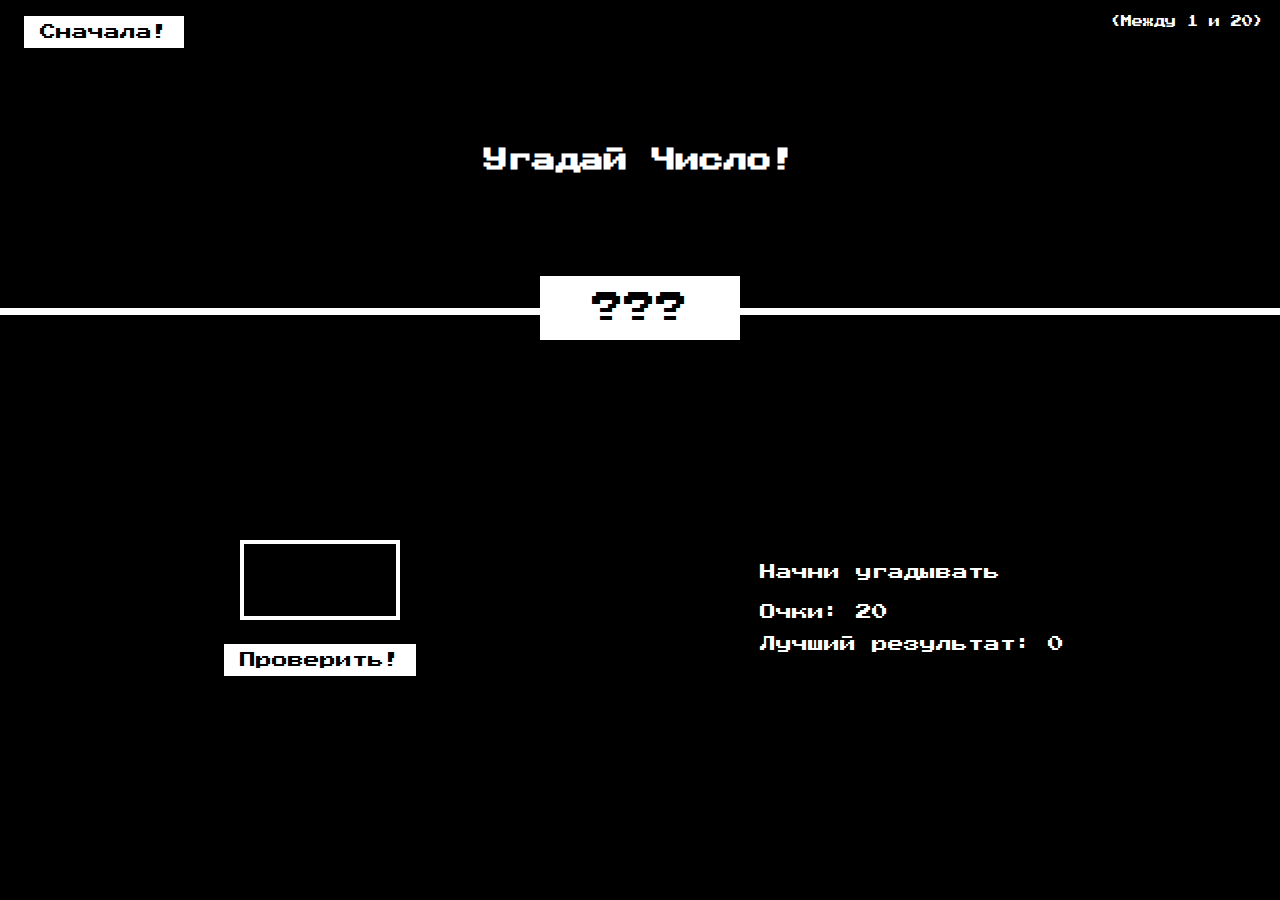
<file: Project 1 - Guess a number/index.html>
<!DOCTYPE html>
<html lang="en">
  <head>
    <meta charset="UTF-8" />
    <meta name="viewport" content="width=device-width, initial-scale=1.0" />
    <meta http-equiv="X-UA-Compatible" content="ie=edge" />
    <link rel="stylesheet" href="style.css" />
    <title>Угадай Число!</title>
  </head>
  <body>
    <header>
      <h1>Угадай Число!</h1>
      <p class="between">(Между 1 и 20)</p>
      <button class="btn again">Сначала!</button>
      <div class="question">???</div>
    </header>
    <main>
      <section class="left">
        <input type="number" class="number-input" />
        <button class="btn check">Проверить!</button>
      </section>
      <section class="right">
        <p class="guess-message">Начни угадывать</p>
        <p class="label-score">Очки: <span class="score">20</span></p>
        <p class="label-highscore">
          Лучший результат: <span class="highscore">0</span>
        </p>
      </section>
    </main>
    <script src="script.js"></script>
  </body>
</html>
</file>
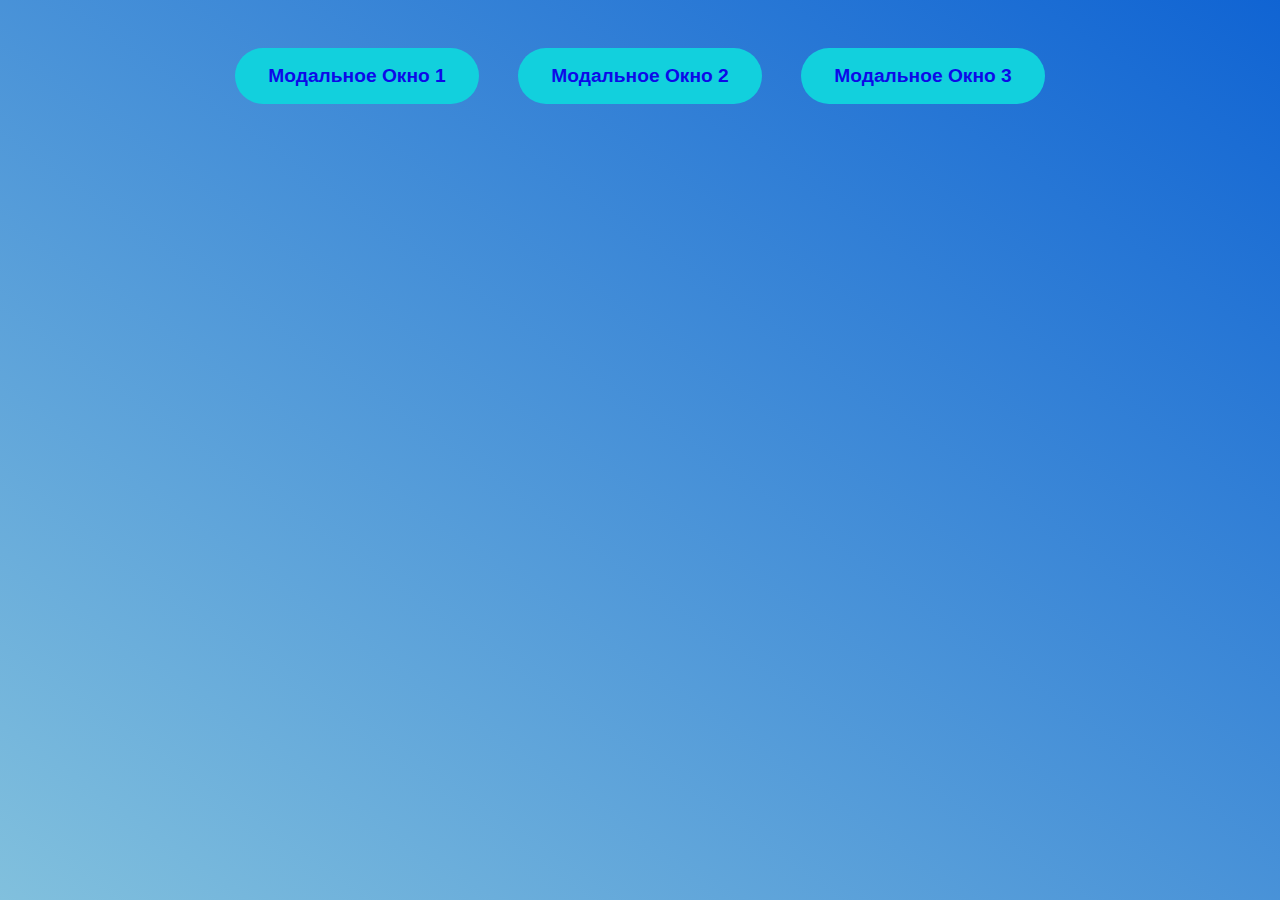
<file: Project 2 - Modal window/index.html>
<!DOCTYPE html>
<html lang="en">
  <head>
    <meta charset="UTF-8" />
    <meta name="viewport" content="width=device-width, initial-scale=1.0" />
    <meta http-equiv="X-UA-Compatible" content="ie=edge" />
    <link rel="stylesheet" href="style.css" />
    <title>Modal window</title>
  </head>
  <body>
    <button class="show-modal-window">Модальное Окно 1</button>
    <button class="show-modal-window">Модальное Окно 2</button>
    <button class="show-modal-window">Модальное Окно 3</button>

    <div class="modal-window hidden">
      <button class="close-modal-window">&times;</button>
      <h1>Модальное Окно</h1>
      <p>
        Lorem ipsum dolor sit amet, consectetur adipiscing elit. Cras vulputate
        porta volutpat. Mauris tempor egestas fermentum. Donec et tortor in
        felis pulvinar accumsan quis at massa. Orci varius natoque penatibus et
        magnis dis parturient montes, nascetur ridiculus mus. Sed fermentum dui
        sit amet lorem maximus, non feugiat eros semper. Vivamus eget dolor ut
        libero pharetra ultricies ut elementum nisl. Mauris fringilla feugiat
        ullamcorper. Nunc id tincidunt orci. Suspendisse eget sapien at turpis
        rutrum semper sed id diam. Duis scelerisque ligula nisl, vitae viverra
        nibh venenatis nec. Pellentesque nec nunc arcu. Integer mollis mi ut
        risus posuere malesuada. Aliquam rhoncus ante vitae sem aliquet, vel
        elementum ex vulputate. Nulla finibus commodo lacinia.
      </p>
    </div>
    <div class="overlay hidden"></div>

    <script src="script.js"></script>
  </body>
</html>
</file>
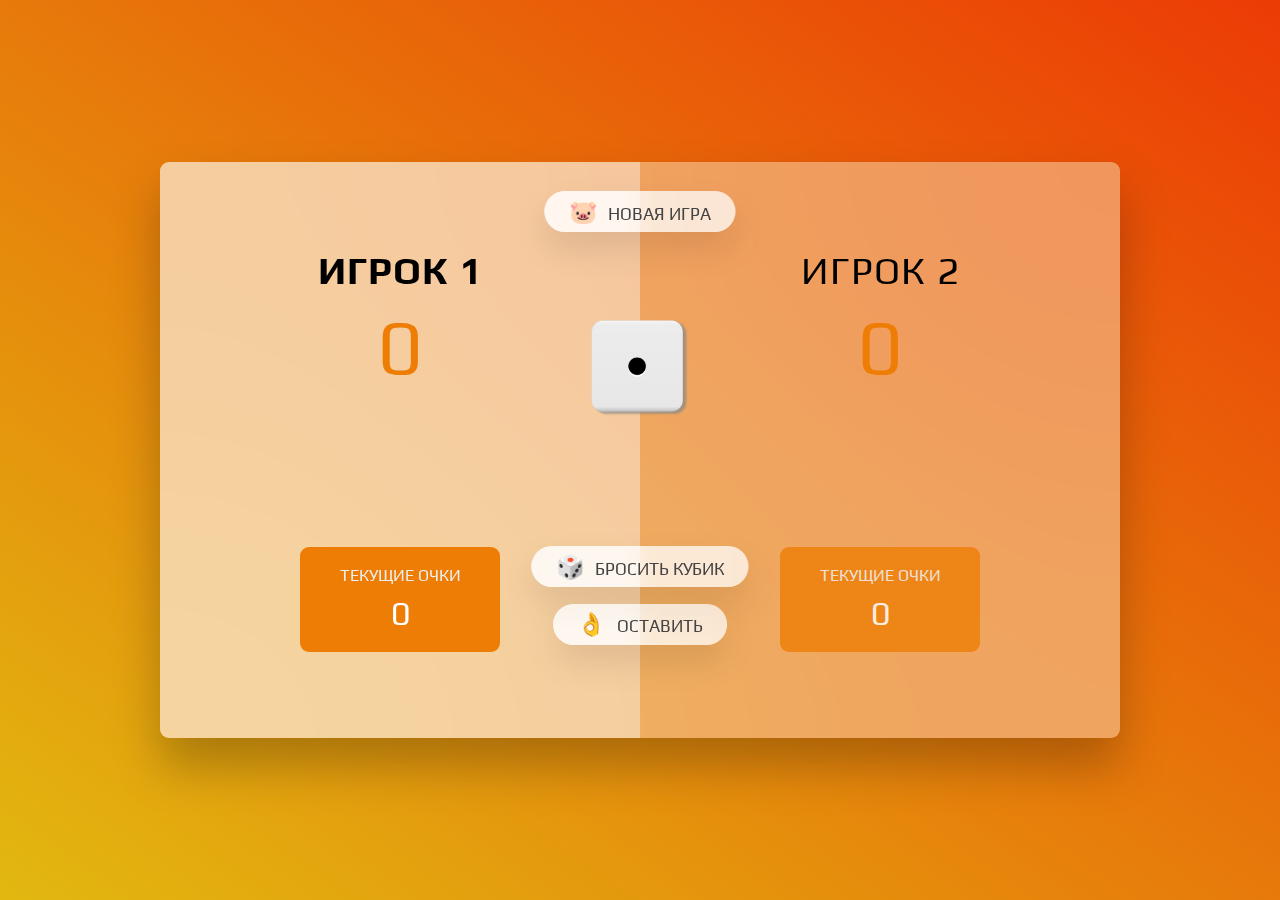
<file: Project 3 - Pig/index.html>
<!DOCTYPE html>
<html lang="ru">
  <head>
    <meta charset="UTF-8" />
    <meta http-equiv="X-UA-Compatible" content="ie=edge" />
    <meta name="viewport" content="width=device-width, initial-scale=1.0" />
    <link rel="stylesheet" href="style.css" />
    <title>Свинья</title>
  </head>
  <body>
    <main>
      <section class="player player--0 player--active">
        <h2 class="name" id="name--0">Игрок 1</h2>
        <p class="score" id="score--0">47</p>
        <div class="current">
          <p class="current-label">Текущие очки</p>
          <p class="current-score" id="current--0">0</p>
        </div>
      </section>
      <section class="player player--1">
        <h2 class="name" id="name--1">Игрок 2</h2>
        <p class="score" id="score--1">31</p>
        <div class="current">
          <p class="current-label">Текущие очки</p>
          <p class="current-score" id="current--1">0</p>
        </div>
      </section>

      <img src="dice1.png" alt="Playing dice" class="dice" />
      <button class="btn btn--new">🐷 Новая игра</button>
      <button class="btn btn--roll">🎲 Бросить кубик</button>
      <button class="btn btn--hold">👌 Оставить</button>
    </main>
    <script src="script.js"></script>
  </body>
</html>
</file>
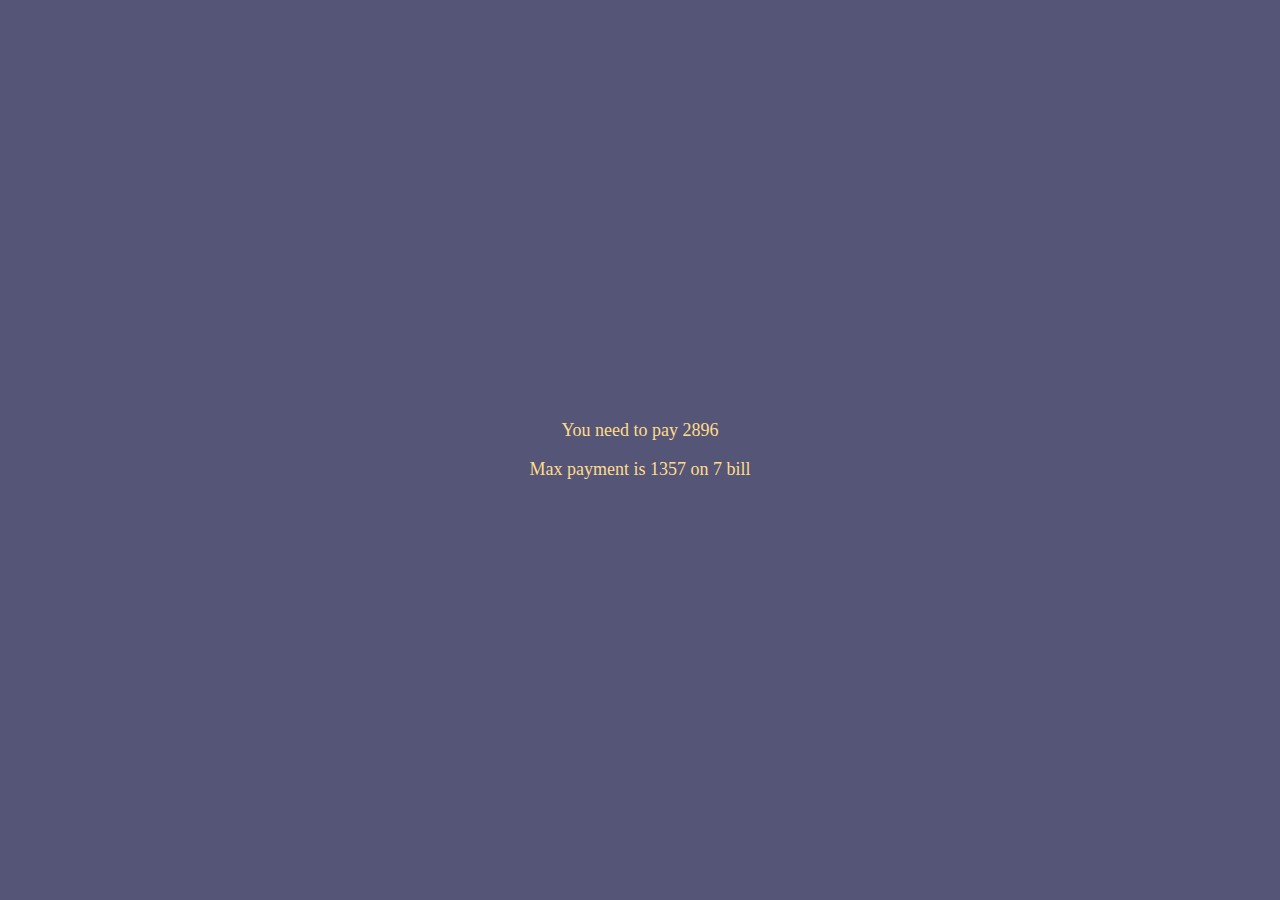
<file: Task 7 - Tips calc/index.html>
<!DOCTYPE html>
<html lang="en">
  <head>
    <meta charset="UTF-8" />
    <meta http-equiv="X-UA-Compatible" content="IE=edge" />
    <meta name="viewport" content="width=device-width, initial-scale=1.0" />
    <link rel="stylesheet" href="style.css" />
    <title>Document</title>
  </head>
  <body>
    <script src="script.js"></script>
  </body>
</html>
</file>
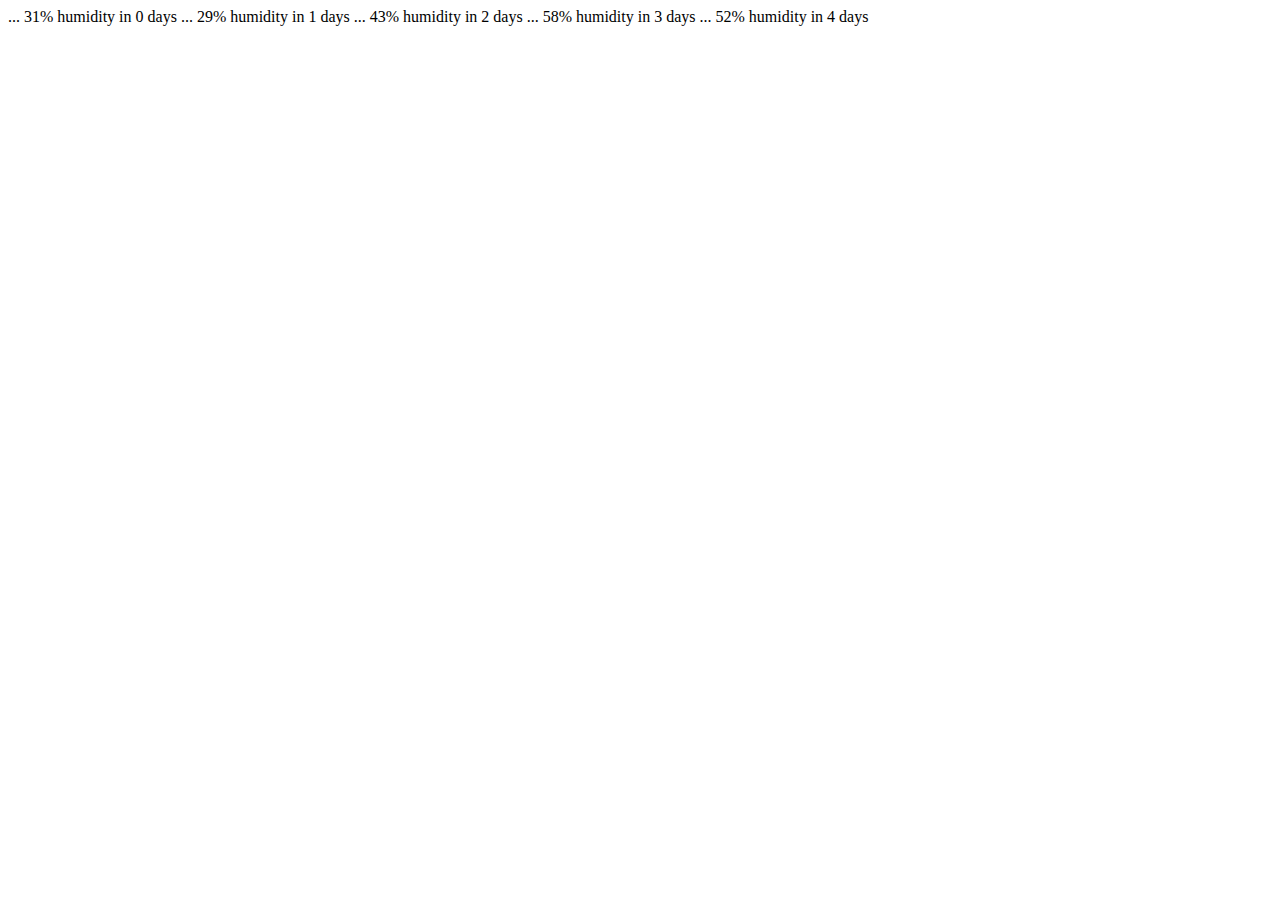
<file: Task 8 - humidity/index.html>
<!DOCTYPE html>
<html lang="en">
<head>
    <meta charset="UTF-8">
    <meta http-equiv="X-UA-Compatible" content="IE=edge">
    <meta name="viewport" content="width=device-width, initial-scale=1.0">
    <title>Document</title>
</head>
<body>
    <script src="app.js"></script>
</body>
</html>
</file>
<file: Project 1 - Guess a number/style.css>
@import url('https://fonts.googleapis.com/css2?family=Press+Start+2P&display=swap');

* {
  margin: 0;
  padding: 0;
  box-sizing: border-box;
}

html {
  font-size: 50%;
}

body {
  font-family: 'Press Start 2P', sans-serif;
  color: #fff;
  background-color: #000;
  /*  background-color: rgb(9, 250, 21); */
}

/* Layout Styles */
header {
  position: relative;
  height: 35vh;
  border-bottom: 7px solid #fff;
}

main {
  height: 65vh;
  color: #fff;
  display: flex;
  align-items: center;
  justify-content: space-around;
}

.left {
  width: 50rem;
  display: flex;
  flex-direction: column;
  align-items: center;
  font-size: 2rem;
}

.right {
  width: 50rem;
  font-size: 2rem;
}

/* Elements Styles */
h1 {
  font-size: 3rem;
  text-align: center;
  position: absolute;
  width: 100%;
  top: 52%;
  left: 50%;
  transform: translate(-50%, -50%);
}

.question {
  background: #fff;
  color: #000;
  font-size: 4rem;
  width: 25rem;
  padding: 2rem 0rem;
  text-align: center;
  position: absolute;
  bottom: 0;
  left: 50%;
  transform: translate(-50%, 50%);
}

.between {
  font-size: 1.4rem;
  position: absolute;
  top: 2rem;
  right: 2rem;
}

.again {
  position: absolute;
  top: 2rem;
  left: 3rem;
}

.number-input {
  background: none;
  border: 4px solid #fff;
  font-family: inherit;
  color: inherit;
  font-size: 5rem;
  padding: 2rem;
  width: 20rem;
  text-align: center;
  display: block;
  margin-bottom: 3rem;
}

.btn {
  border: none;
  background-color: #fff;
  color: #000;
  font-size: 2rem;
  font-family: inherit;
  padding: 1rem 2rem;
  cursor: pointer;
}

.btn:hover {
  background-color: rgb(218, 213, 213);
}

.guess-message {
  margin-bottom: 2rem;
  height: 3rem;
}

.label-score {
  margin-bottom: 2rem;
}
</file>
<file: Project 2 - Modal window/style.css>
* {
  margin: 0;
  padding: 0;
  box-sizing: inherit;
}

html {
  font-size: 60%;
  box-sizing: border-box;
}

body {
  font-family: sans-serif;
  color: rgb(0, 0, 0);
  line-height: 1.3;
  height: 100vh;
  position: relative;
  display: flex;
  align-items: flex-start;
  justify-content: center;
  background: linear-gradient(to top right, #81c0dd, #1064d3);
}

.show-modal-window {
  font-size: 2rem;
  font-weight: 600;
  padding: 1.75rem 3.5rem;
  margin: 5rem 2rem;
  border: none;
  background-color: rgb(18, 208, 221);
  color: rgb(13, 10, 232);
  border-radius: 10rem;
  cursor: pointer;
}

.close-modal-window {
  position: absolute;
  top: 1.2rem;
  right: 2rem;
  font-size: 5rem;
  color: #444;
  cursor: pointer;
  border: none;
  background: none;
}

h1 {
  font-size: 2.5rem;
  margin-bottom: 2rem;
}

p {
  font-size: 1.8rem;
}

/* Classes for modal windows functionality */
.hidden {
  display: none;
}

.modal-window {
  position: absolute;
  top: 50%;
  left: 50%;
  transform: translate(-50%, -50%);
  width: 70%;

  background-color: #fff;
  padding: 6rem;
  border-radius: 5px;
  box-shadow: 0 3rem 5rem rgba(0, 0, 0, 0.3);
  z-index: 10;
}

.overlay {
  position: absolute;
  top: 0;
  left: 0;
  width: 100%;
  height: 100%;
  background-color: rgba(0, 0, 0, 0.5);
  backdrop-filter: blur(3px);
  z-index: 5;
}
</file>
<file: Project 3 - Pig/style.css>
@import url('https://fonts.googleapis.com/css2?family=Play&display=swap');
* {
  margin: 0;
  padding: 0;
  box-sizing: border-box;
}

html {
  font-size: 60%;
}

body {
  font-family: 'Play', sans-serif;
  font-weight: 400;
  height: 100vh;
  color: #000;
  background-image: linear-gradient(to top right, #e2b810 0%, #ec3b05 100%);
  display: flex;
  align-items: center;
  justify-content: center;
}

/* Layout */
main {
  position: relative;
  width: 100rem;
  height: 60rem;
  background-color: rgba(255, 255, 255, 0.35);
  backdrop-filter: blur(200px);
  filter: blur();
  box-shadow: 0 3rem 5rem rgba(0, 0, 0, 0.25);
  border-radius: 9px;
  overflow: hidden;
  display: flex;
}

.player {
  flex: 50%;
  padding: 9rem;
  display: flex;
  flex-direction: column;
  align-items: center;
  transition: all 0.75s;
}

/* Elements */
.name {
  position: relative;
  font-size: 4rem;
  text-transform: uppercase;
  letter-spacing: 1px;
  word-spacing: 2px;
  font-weight: 300;
  margin-bottom: 1rem;
}

.score {
  font-size: 8rem;
  font-weight: 300;
  color: #ee7d05;
  margin-bottom: auto;
}

.player--active {
  background-color: rgba(255, 255, 255, 0.4);
}
.player--active .name {
  font-weight: 700;
}
.player--active .score {
  font-weight: 400;
}

.player--active .current {
  opacity: 1;
}

.current {
  background-color: #ee7d05;
  opacity: 0.8;
  border-radius: 9px;
  color: #fff;
  width: 65%;
  padding: 2rem;
  text-align: center;
  transition: all 0.75s;
}

.current-label {
  text-transform: uppercase;
  margin-bottom: 1rem;
  font-size: 1.7rem;
  color: #eee;
}

.current-score {
  font-size: 3.5rem;
}

/* ABSOLUTE POSITIONED ELEMENTS */
.btn {
  position: absolute;
  left: 50%;
  transform: translateX(-50%);
  color: #444;
  background: none;
  border: none;
  font-family: inherit;
  font-size: 1.8rem;
  text-transform: uppercase;
  cursor: pointer;
  font-weight: 400;
  transition: all 0.2s;

  background-color: #fff;
  background-color: rgba(255, 255, 255, 0.6);
  backdrop-filter: blur(10px);

  padding: 0.7rem 2.5rem;
  border-radius: 50rem;
  box-shadow: 0 1.75rem 3.5rem rgba(0, 0, 0, 0.1);
}

.btn::first-letter {
  font-size: 2.4rem;
  display: inline-block;
  margin-right: 0.7rem;
}

.btn--new {
  top: 3rem;
}
.btn--roll {
  top: 40rem;
}
.btn--hold {
  top: 46rem;
}

.btn:active {
  transform: translate(-50%, 3px);
  box-shadow: 0 1rem 2rem rgba(0, 0, 0, 0.15);
}

.btn:focus {
  outline: none;
}

.dice {
  position: absolute;
  left: 50%;
  top: 16.5rem;
  transform: translateX(-50%);
  height: 10rem;
}

.player--winner {
  background-color: #2f2f2f;
}

.player--winner .name {
  font-weight: 700;
  color: #d50b0b;
}
</file>
<file: Task 7 - Tips calc/style.css>
body {
    display: flex;
    justify-content: center;
    background-color: rgb(85, 85, 120);

    height: 100vh;

    margin: 0;

    color: rgb(255, 220, 137);
    font-size: 18px;
    text-align: center;
}

div {
    margin: auto 0 auto;
}

div span:hover {
    cursor: pointer;
    text-decoration: underline;
}
</file>
